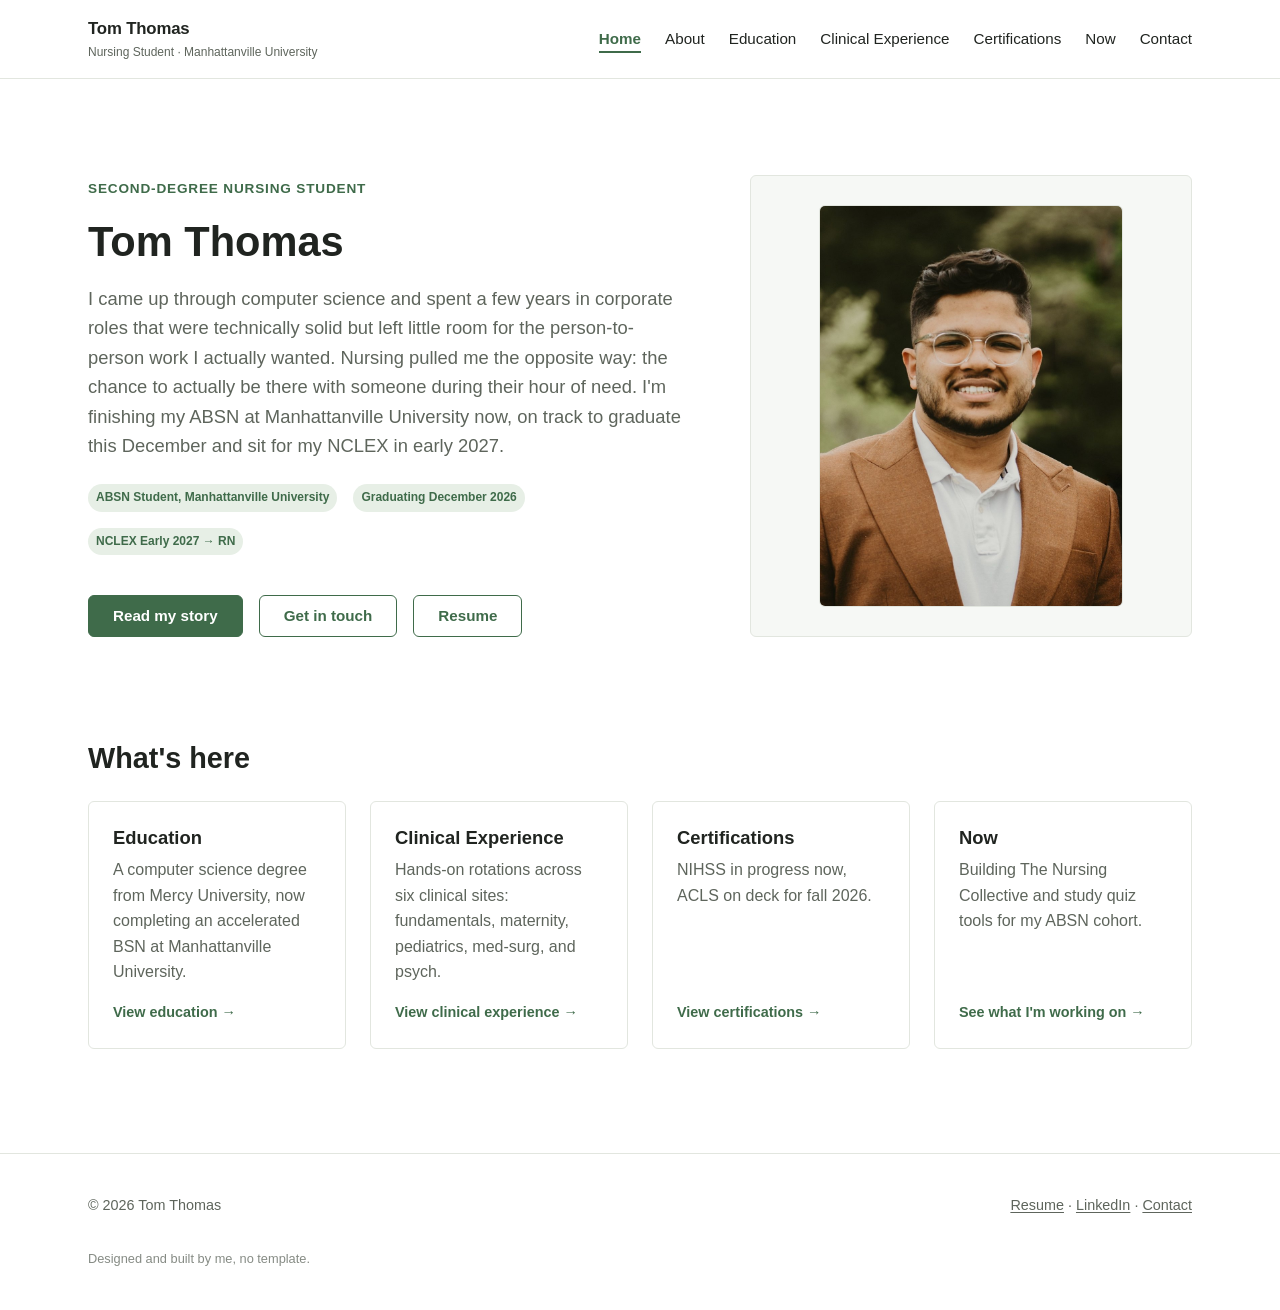
<file: index.html>
<!doctype html>
<html lang="en">
<head>
  <meta charset="UTF-8" />
  <meta name="viewport" content="width=device-width, initial-scale=1.0" />
  <meta name="theme-color" content="#ffffff" media="(prefers-color-scheme: light)" />
  <meta name="theme-color" content="#141815" media="(prefers-color-scheme: dark)" />
  <title>Tom Thomas</title>
  <meta name="description" content="Tom Thomas, ABSN nursing student, Manhattanville University." />
  <link rel="icon" type="image/svg+xml" href="assets/favicon.svg" />
  <link rel="icon" type="image/png" sizes="32x32" href="assets/favicon-32.png" />
  <link rel="apple-touch-icon" href="assets/apple-touch-icon.png" />
  <meta property="og:type" content="website" />
  <meta property="og:title" content="Tom Thomas" />
  <meta property="og:description" content="Tom Thomas, ABSN nursing student, Manhattanville University." />
  <meta property="og:image" content="https://tomt9715.github.io/personal-website/assets/og-card.png" />
  <meta property="og:url" content="https://tomt9715.github.io/personal-website/" />
  <meta name="twitter:card" content="summary_large_image" />
  <meta name="twitter:title" content="Tom Thomas" />
  <meta name="twitter:description" content="Tom Thomas, ABSN nursing student, Manhattanville University." />
  <meta name="twitter:image" content="https://tomt9715.github.io/personal-website/assets/og-card.png" />
  <link rel="stylesheet" href="css/style.css?v=2" />
</head>
<body>
  <a class="skip-link" href="#main-content">Skip to main content</a>
  <header class="site-header">
    <div class="container">
      <a class="site-brand" href="index.html">
        Tom Thomas
        <span class="brand-sub">Nursing Student &middot; Manhattanville University</span>
      </a>
      <button class="nav-toggle" type="button" aria-expanded="false" aria-controls="primary-nav">
        <span>Menu</span>
      </button>
      <nav class="site-nav" id="primary-nav" aria-label="Primary">
        <ul>
          <li><a href="index.html">Home</a></li>
          <li><a href="about.html">About</a></li>
          <li><a href="education.html">Education</a></li>
          <li><a href="clinical-experience.html">Clinical Experience</a></li>
          <li><a href="certifications.html">Certifications</a></li>
          <li><a href="now.html">Now</a></li>
          <li><a href="contact.html">Contact</a></li>
        </ul>
      </nav>
    </div>
  </header>

  <main id="main-content">
    <section class="hero container">
      <div class="hero-grid">
        <div class="hero-content">
          <p class="hero-eyebrow">Second-Degree Nursing Student</p>
          <h1>Tom Thomas</h1>
          <p class="hero-lede">
            I came up through computer science and spent a few years in corporate
            roles that were technically solid but left little room for the
            person-to-person work I actually wanted. Nursing pulled me the
            opposite way: the chance to actually be there with someone
            during their hour of need. I'm finishing my ABSN at Manhattanville
            University now, on track to graduate this December and sit for my
            NCLEX in early 2027.
          </p>
          <div class="hero-status">
            <span class="badge">ABSN Student, Manhattanville University</span>
            <span class="badge">Graduating December 2026</span>
            <span class="badge">NCLEX Early 2027 &rarr; RN</span>
          </div>
          <div class="hero-actions">
            <a class="btn btn-primary" href="about.html">Read my story</a>
            <a class="btn" href="contact.html">Get in touch</a>
            <a class="btn" href="assets/tom-thomas-resume.pdf" target="_blank" rel="noopener noreferrer">Resume</a>
          </div>
        </div>
        <div class="hero-photo-frame">
          <img src="assets/tom-portrait.jpg" alt="Tom Thomas smiling outdoors" width="900" height="1190" />
        </div>
      </div>
    </section>

    <section class="section-tight container">
      <div class="section-title">
        <h2>What's here</h2>
      </div>
      <div class="card-grid">
        <article class="card">
          <h3>Education</h3>
          <p>A computer science degree from Mercy University, now completing an accelerated BSN at Manhattanville University.</p>
          <a class="card-link" href="education.html">View education &rarr;</a>
        </article>
        <article class="card">
          <h3>Clinical Experience</h3>
          <p>Hands-on rotations across six clinical sites: fundamentals, maternity, pediatrics, med-surg, and psych.</p>
          <a class="card-link" href="clinical-experience.html">View clinical experience &rarr;</a>
        </article>
        <article class="card">
          <h3>Certifications</h3>
          <p>NIHSS in progress now, ACLS on deck for fall 2026.</p>
          <a class="card-link" href="certifications.html">View certifications &rarr;</a>
        </article>
        <article class="card">
          <h3>Now</h3>
          <p>Building The Nursing Collective and study quiz tools for my ABSN cohort.</p>
          <a class="card-link" href="now.html">See what I'm working on &rarr;</a>
        </article>
      </div>
    </section>
  </main>

  <footer class="site-footer">
    <div class="container">
      <div class="site-footer-row">
        <p>&copy; <span id="year"></span> Tom Thomas</p>
        <p>
          <a href="assets/tom-thomas-resume.pdf" target="_blank" rel="noopener noreferrer">Resume</a>
          &middot;
          <a href="https://www.linkedin.com/in/tomthomas97" target="_blank" rel="noopener noreferrer">LinkedIn</a>
          &middot;
          <a href="contact.html">Contact</a>
        </p>
      </div>
      <p class="footer-credit">Designed and built by me, no template.</p>
    </div>
  </footer>

  <script src="js/main.js"></script>
</body>
</html>
</file>
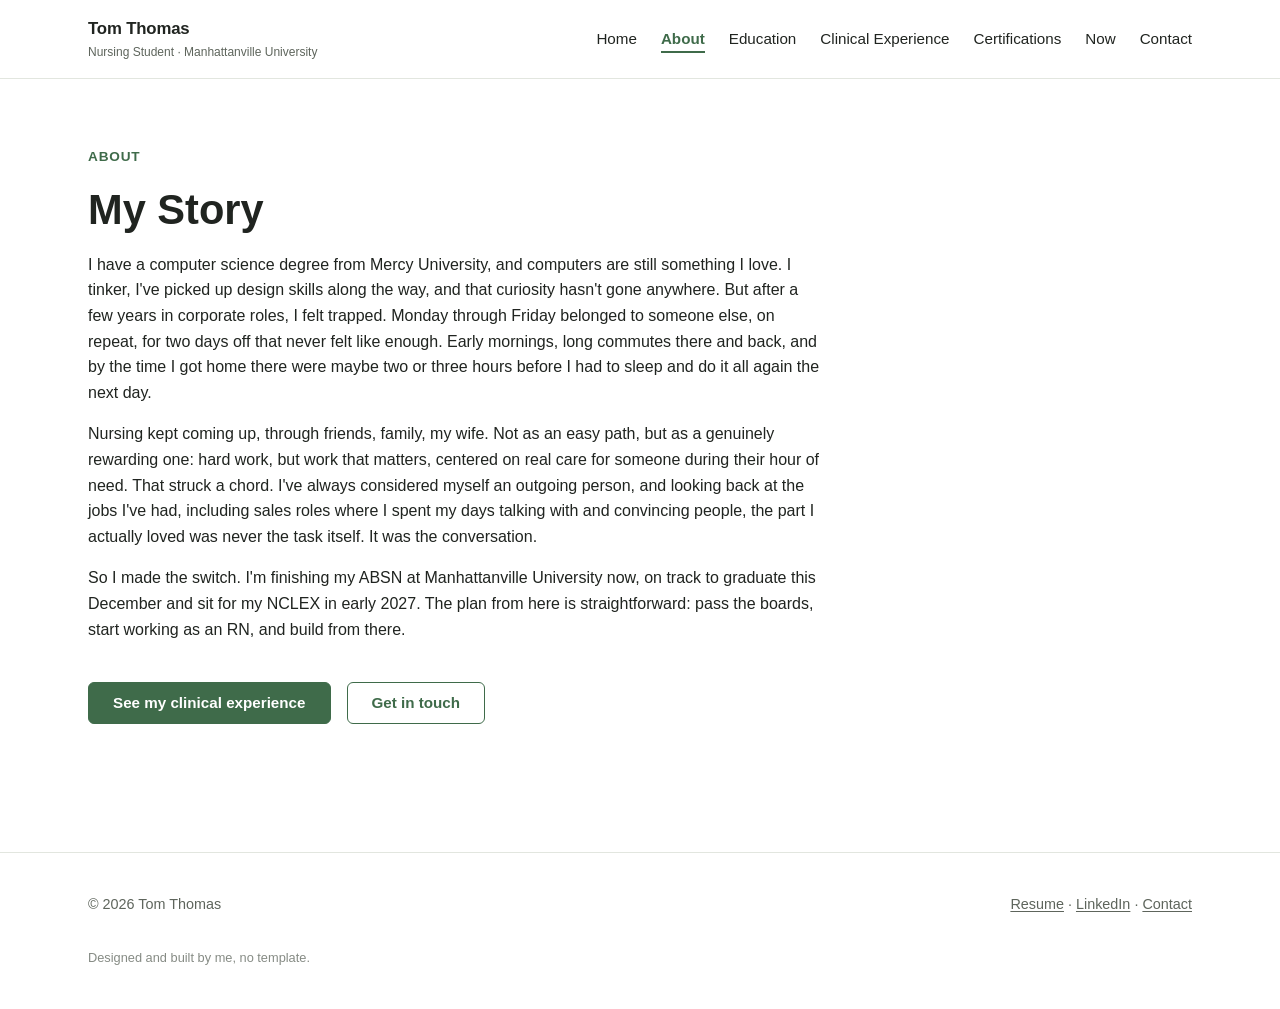
<file: about.html>
<!doctype html>
<html lang="en">
<head>
  <meta charset="UTF-8" />
  <meta name="viewport" content="width=device-width, initial-scale=1.0" />
  <meta name="theme-color" content="#ffffff" media="(prefers-color-scheme: light)" />
  <meta name="theme-color" content="#141815" media="(prefers-color-scheme: dark)" />
  <title>About &middot; Tom Thomas</title>
  <meta name="description" content="Tom Thomas's path from computer science to nursing, and where he's headed next." />
  <link rel="icon" type="image/svg+xml" href="assets/favicon.svg" />
  <link rel="icon" type="image/png" sizes="32x32" href="assets/favicon-32.png" />
  <link rel="apple-touch-icon" href="assets/apple-touch-icon.png" />
  <meta property="og:type" content="website" />
  <meta property="og:title" content="About &middot; Tom Thomas" />
  <meta property="og:description" content="Tom Thomas's path from computer science to nursing, and where he's headed next." />
  <meta property="og:image" content="https://tomt9715.github.io/personal-website/assets/og-card.png" />
  <meta property="og:url" content="https://tomt9715.github.io/personal-website/about.html" />
  <meta name="twitter:card" content="summary_large_image" />
  <meta name="twitter:title" content="About &middot; Tom Thomas" />
  <meta name="twitter:description" content="Tom Thomas's path from computer science to nursing, and where he's headed next." />
  <meta name="twitter:image" content="https://tomt9715.github.io/personal-website/assets/og-card.png" />
  <link rel="stylesheet" href="css/style.css?v=2" />
</head>
<body>
  <a class="skip-link" href="#main-content">Skip to main content</a>
  <header class="site-header">
    <div class="container">
      <a class="site-brand" href="index.html">
        Tom Thomas
        <span class="brand-sub">Nursing Student &middot; Manhattanville University</span>
      </a>
      <button class="nav-toggle" type="button" aria-expanded="false" aria-controls="primary-nav">
        <span>Menu</span>
      </button>
      <nav class="site-nav" id="primary-nav" aria-label="Primary">
        <ul>
          <li><a href="index.html">Home</a></li>
          <li><a href="about.html">About</a></li>
          <li><a href="education.html">Education</a></li>
          <li><a href="clinical-experience.html">Clinical Experience</a></li>
          <li><a href="certifications.html">Certifications</a></li>
          <li><a href="now.html">Now</a></li>
          <li><a href="contact.html">Contact</a></li>
        </ul>
      </nav>
    </div>
  </header>

  <main id="main-content">
    <section class="section container">
      <div class="prose">
        <p class="hero-eyebrow">About</p>
        <h1>My Story</h1>

        <p>
          I have a computer science degree from Mercy University, and computers are
          still something I love. I tinker, I've picked up design skills along
          the way, and that curiosity hasn't gone anywhere. But after a few
          years in corporate roles, I felt trapped. Monday through Friday
          belonged to someone else, on repeat, for two days off that never felt
          like enough. Early mornings, long commutes there and back, and by the
          time I got home there were maybe two or three hours before I had to
          sleep and do it all again the next day.
        </p>

        <p>
          Nursing kept coming up, through friends, family, my wife. Not as an
          easy path, but as a genuinely rewarding one: hard work, but work that
          matters, centered on real care for someone during their hour of need.
          That struck a chord. I've always considered myself an outgoing
          person, and looking back at the jobs I've had, including sales roles
          where I spent my days talking with and convincing people, the part I
          actually loved was never the task itself. It was the conversation.
        </p>

        <p>
          So I made the switch. I'm finishing my ABSN at Manhattanville
          University now, on track to graduate this December and sit for my
          NCLEX in early 2027. The plan from here is straightforward: pass the
          boards, start working as an RN, and build from there.
        </p>

        <div class="hero-actions">
          <a class="btn btn-primary" href="clinical-experience.html">See my clinical experience</a>
          <a class="btn" href="contact.html">Get in touch</a>
        </div>
      </div>
    </section>
  </main>

  <footer class="site-footer">
    <div class="container">
      <div class="site-footer-row">
        <p>&copy; <span id="year"></span> Tom Thomas</p>
        <p>
          <a href="assets/tom-thomas-resume.pdf" target="_blank" rel="noopener noreferrer">Resume</a>
          &middot;
          <a href="https://www.linkedin.com/in/tomthomas97" target="_blank" rel="noopener noreferrer">LinkedIn</a>
          &middot;
          <a href="contact.html">Contact</a>
        </p>
      </div>
      <p class="footer-credit">Designed and built by me, no template.</p>
    </div>
  </footer>

  <script src="js/main.js"></script>
</body>
</html>
</file>
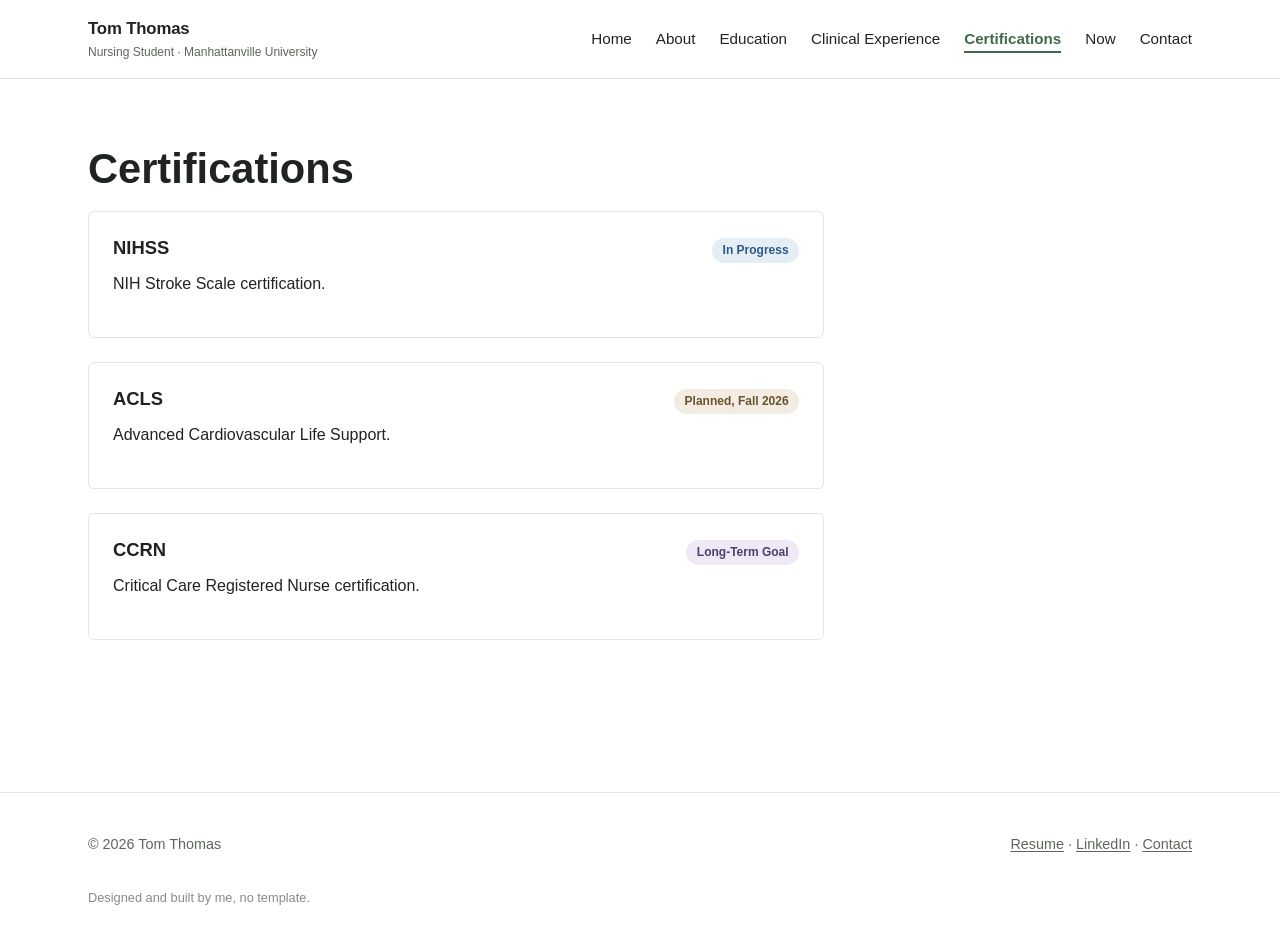
<file: certifications.html>
<!doctype html>
<html lang="en">
<head>
  <meta charset="UTF-8" />
  <meta name="viewport" content="width=device-width, initial-scale=1.0" />
  <meta name="theme-color" content="#ffffff" media="(prefers-color-scheme: light)" />
  <meta name="theme-color" content="#141815" media="(prefers-color-scheme: dark)" />
  <title>Certifications &middot; Tom Thomas</title>
  <meta name="description" content="Tom Thomas's certifications: NIHSS, ACLS, and CCRN." />
  <link rel="icon" type="image/svg+xml" href="assets/favicon.svg" />
  <link rel="icon" type="image/png" sizes="32x32" href="assets/favicon-32.png" />
  <link rel="apple-touch-icon" href="assets/apple-touch-icon.png" />
  <meta property="og:type" content="website" />
  <meta property="og:title" content="Certifications &middot; Tom Thomas" />
  <meta property="og:description" content="Tom Thomas's certifications: NIHSS, ACLS, and CCRN." />
  <meta property="og:image" content="https://tomt9715.github.io/personal-website/assets/og-card.png" />
  <meta property="og:url" content="https://tomt9715.github.io/personal-website/certifications.html" />
  <meta name="twitter:card" content="summary_large_image" />
  <meta name="twitter:title" content="Certifications &middot; Tom Thomas" />
  <meta name="twitter:description" content="Tom Thomas's certifications: NIHSS, ACLS, and CCRN." />
  <meta name="twitter:image" content="https://tomt9715.github.io/personal-website/assets/og-card.png" />
  <link rel="stylesheet" href="css/style.css?v=2" />
</head>
<body>
  <a class="skip-link" href="#main-content">Skip to main content</a>
  <header class="site-header">
    <div class="container">
      <a class="site-brand" href="index.html">
        Tom Thomas
        <span class="brand-sub">Nursing Student &middot; Manhattanville University</span>
      </a>
      <button class="nav-toggle" type="button" aria-expanded="false" aria-controls="primary-nav">
        <span>Menu</span>
      </button>
      <nav class="site-nav" id="primary-nav" aria-label="Primary">
        <ul>
          <li><a href="index.html">Home</a></li>
          <li><a href="about.html">About</a></li>
          <li><a href="education.html">Education</a></li>
          <li><a href="clinical-experience.html">Clinical Experience</a></li>
          <li><a href="certifications.html">Certifications</a></li>
          <li><a href="now.html">Now</a></li>
          <li><a href="contact.html">Contact</a></li>
        </ul>
      </nav>
    </div>
  </header>

  <main id="main-content">
    <section class="section container">
      <div class="prose">
        <h1>Certifications</h1>

        <article class="entry">
          <div class="entry-header">
            <h3>NIHSS</h3>
            <span class="status-pill is-progress">In Progress</span>
          </div>
          <p>NIH Stroke Scale certification.</p>
        </article>

        <article class="entry">
          <div class="entry-header">
            <h3>ACLS</h3>
            <span class="status-pill is-planned">Planned, Fall 2026</span>
          </div>
          <p>Advanced Cardiovascular Life Support.</p>
        </article>

        <article class="entry">
          <div class="entry-header">
            <h3>CCRN</h3>
            <span class="status-pill is-goal">Long-Term Goal</span>
          </div>
          <p>Critical Care Registered Nurse certification.</p>
        </article>
      </div>
    </section>
  </main>

  <footer class="site-footer">
    <div class="container">
      <div class="site-footer-row">
        <p>&copy; <span id="year"></span> Tom Thomas</p>
        <p>
          <a href="assets/tom-thomas-resume.pdf" target="_blank" rel="noopener noreferrer">Resume</a>
          &middot;
          <a href="https://www.linkedin.com/in/tomthomas97" target="_blank" rel="noopener noreferrer">LinkedIn</a>
          &middot;
          <a href="contact.html">Contact</a>
        </p>
      </div>
      <p class="footer-credit">Designed and built by me, no template.</p>
    </div>
  </footer>

  <script src="js/main.js"></script>
</body>
</html>
</file>
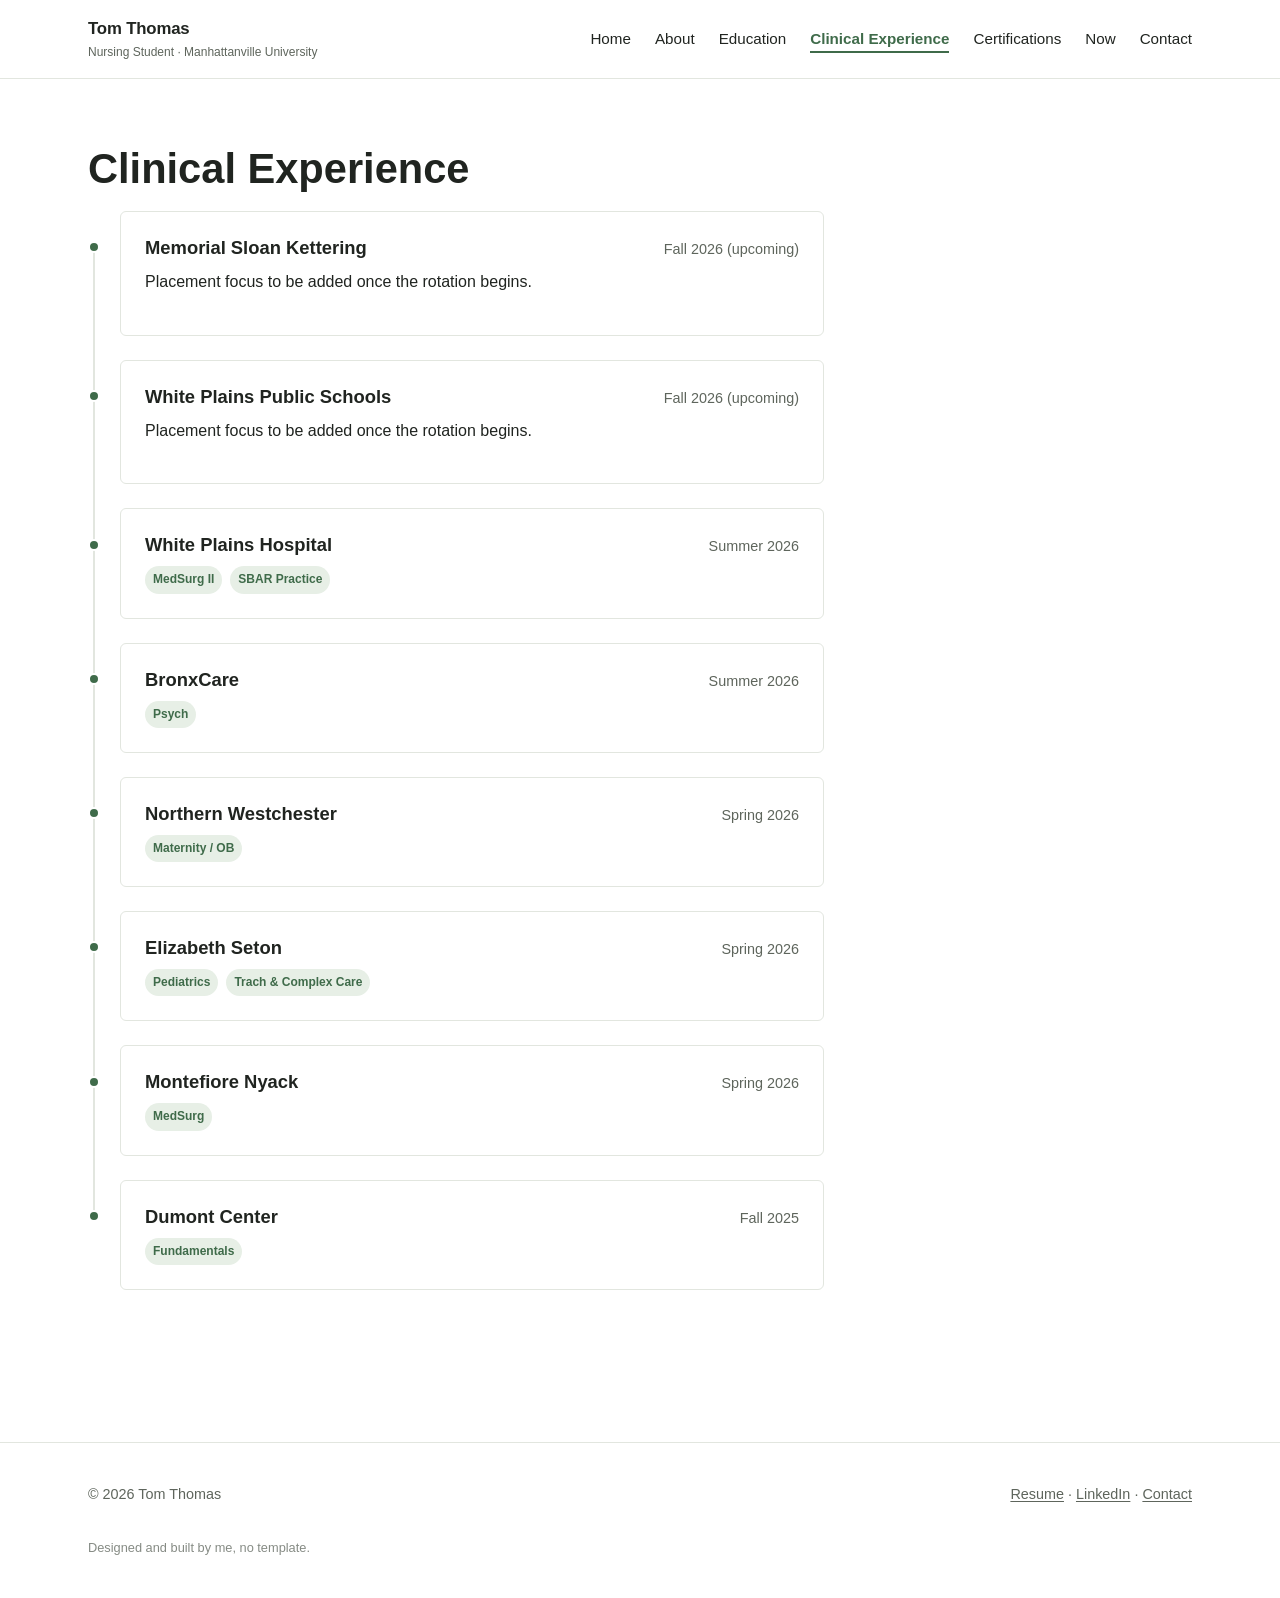
<file: clinical-experience.html>
<!doctype html>
<html lang="en">
<head>
  <meta charset="UTF-8" />
  <meta name="viewport" content="width=device-width, initial-scale=1.0" />
  <meta name="theme-color" content="#ffffff" media="(prefers-color-scheme: light)" />
  <meta name="theme-color" content="#141815" media="(prefers-color-scheme: dark)" />
  <title>Clinical Experience &middot; Tom Thomas</title>
  <meta name="description" content="Tom Thomas's clinical rotations across fundamentals, maternity, pediatrics, med-surg, and psych." />
  <link rel="icon" type="image/svg+xml" href="assets/favicon.svg" />
  <link rel="icon" type="image/png" sizes="32x32" href="assets/favicon-32.png" />
  <link rel="apple-touch-icon" href="assets/apple-touch-icon.png" />
  <meta property="og:type" content="website" />
  <meta property="og:title" content="Clinical Experience &middot; Tom Thomas" />
  <meta property="og:description" content="Tom Thomas's clinical rotations across fundamentals, maternity, pediatrics, med-surg, and psych." />
  <meta property="og:image" content="https://tomt9715.github.io/personal-website/assets/og-card.png" />
  <meta property="og:url" content="https://tomt9715.github.io/personal-website/clinical-experience.html" />
  <meta name="twitter:card" content="summary_large_image" />
  <meta name="twitter:title" content="Clinical Experience &middot; Tom Thomas" />
  <meta name="twitter:description" content="Tom Thomas's clinical rotations across fundamentals, maternity, pediatrics, med-surg, and psych." />
  <meta name="twitter:image" content="https://tomt9715.github.io/personal-website/assets/og-card.png" />
  <link rel="stylesheet" href="css/style.css?v=2" />
</head>
<body>
  <a class="skip-link" href="#main-content">Skip to main content</a>
  <header class="site-header">
    <div class="container">
      <a class="site-brand" href="index.html">
        Tom Thomas
        <span class="brand-sub">Nursing Student &middot; Manhattanville University</span>
      </a>
      <button class="nav-toggle" type="button" aria-expanded="false" aria-controls="primary-nav">
        <span>Menu</span>
      </button>
      <nav class="site-nav" id="primary-nav" aria-label="Primary">
        <ul>
          <li><a href="index.html">Home</a></li>
          <li><a href="about.html">About</a></li>
          <li><a href="education.html">Education</a></li>
          <li><a href="clinical-experience.html">Clinical Experience</a></li>
          <li><a href="certifications.html">Certifications</a></li>
          <li><a href="now.html">Now</a></li>
          <li><a href="contact.html">Contact</a></li>
        </ul>
      </nav>
    </div>
  </header>

  <main id="main-content">
    <section class="section container">
      <div class="prose">
        <h1>Clinical Experience</h1>

        <div class="timeline">
          <div class="timeline-item">
            <article class="entry">
              <div class="entry-header">
                <h3>Memorial Sloan Kettering</h3>
                <span class="entry-meta">Fall 2026 (upcoming)</span>
              </div>
              <p>Placement focus to be added once the rotation begins.</p>
            </article>
          </div>

          <div class="timeline-item">
            <article class="entry">
              <div class="entry-header">
                <h3>White Plains Public Schools</h3>
                <span class="entry-meta">Fall 2026 (upcoming)</span>
              </div>
              <p>Placement focus to be added once the rotation begins.</p>
            </article>
          </div>

          <div class="timeline-item">
            <article class="entry">
              <div class="entry-header">
                <h3>White Plains Hospital</h3>
                <span class="entry-meta">Summer 2026</span>
              </div>
              <div class="entry-tags">
                <span class="badge">MedSurg II</span>
                <span class="badge">SBAR Practice</span>
              </div>
            </article>
          </div>

          <div class="timeline-item">
            <article class="entry">
              <div class="entry-header">
                <h3>BronxCare</h3>
                <span class="entry-meta">Summer 2026</span>
              </div>
              <div class="entry-tags">
                <span class="badge">Psych</span>
              </div>
            </article>
          </div>

          <div class="timeline-item">
            <article class="entry">
              <div class="entry-header">
                <h3>Northern Westchester</h3>
                <span class="entry-meta">Spring 2026</span>
              </div>
              <div class="entry-tags">
                <span class="badge">Maternity / OB</span>
              </div>
            </article>
          </div>

          <div class="timeline-item">
            <article class="entry">
              <div class="entry-header">
                <h3>Elizabeth Seton</h3>
                <span class="entry-meta">Spring 2026</span>
              </div>
              <div class="entry-tags">
                <span class="badge">Pediatrics</span>
                <span class="badge">Trach &amp; Complex Care</span>
              </div>
            </article>
          </div>

          <div class="timeline-item">
            <article class="entry">
              <div class="entry-header">
                <h3>Montefiore Nyack</h3>
                <span class="entry-meta">Spring 2026</span>
              </div>
              <div class="entry-tags">
                <span class="badge">MedSurg</span>
              </div>
            </article>
          </div>

          <div class="timeline-item">
            <article class="entry">
              <div class="entry-header">
                <h3>Dumont Center</h3>
                <span class="entry-meta">Fall 2025</span>
              </div>
              <div class="entry-tags">
                <span class="badge">Fundamentals</span>
              </div>
            </article>
          </div>
        </div>
      </div>
    </section>
  </main>

  <footer class="site-footer">
    <div class="container">
      <div class="site-footer-row">
        <p>&copy; <span id="year"></span> Tom Thomas</p>
        <p>
          <a href="assets/tom-thomas-resume.pdf" target="_blank" rel="noopener noreferrer">Resume</a>
          &middot;
          <a href="https://www.linkedin.com/in/tomthomas97" target="_blank" rel="noopener noreferrer">LinkedIn</a>
          &middot;
          <a href="contact.html">Contact</a>
        </p>
      </div>
      <p class="footer-credit">Designed and built by me, no template.</p>
    </div>
  </footer>

  <script src="js/main.js"></script>
</body>
</html>
</file>
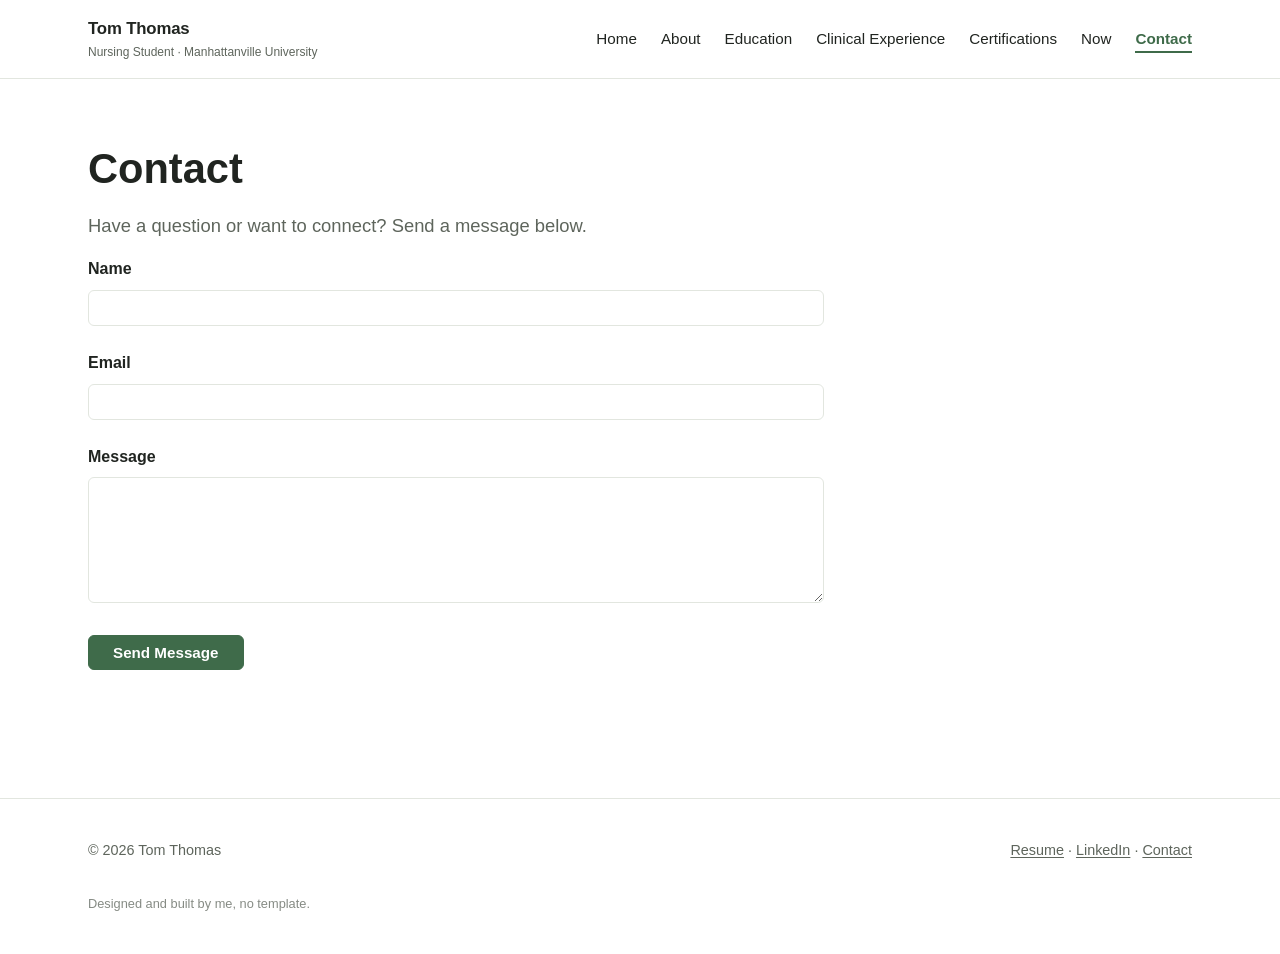
<file: contact.html>
<!doctype html>
<html lang="en">
<head>
  <meta charset="UTF-8" />
  <meta name="viewport" content="width=device-width, initial-scale=1.0" />
  <meta name="theme-color" content="#ffffff" media="(prefers-color-scheme: light)" />
  <meta name="theme-color" content="#141815" media="(prefers-color-scheme: dark)" />
  <title>Contact &middot; Tom Thomas</title>
  <meta name="description" content="Get in touch with Tom Thomas." />
  <link rel="icon" type="image/svg+xml" href="assets/favicon.svg" />
  <link rel="icon" type="image/png" sizes="32x32" href="assets/favicon-32.png" />
  <link rel="apple-touch-icon" href="assets/apple-touch-icon.png" />
  <meta property="og:type" content="website" />
  <meta property="og:title" content="Contact &middot; Tom Thomas" />
  <meta property="og:description" content="Get in touch with Tom Thomas." />
  <meta property="og:image" content="https://tomt9715.github.io/personal-website/assets/og-card.png" />
  <meta property="og:url" content="https://tomt9715.github.io/personal-website/contact.html" />
  <meta name="twitter:card" content="summary_large_image" />
  <meta name="twitter:title" content="Contact &middot; Tom Thomas" />
  <meta name="twitter:description" content="Get in touch with Tom Thomas." />
  <meta name="twitter:image" content="https://tomt9715.github.io/personal-website/assets/og-card.png" />
  <link rel="stylesheet" href="css/style.css?v=2" />
</head>
<body>
  <a class="skip-link" href="#main-content">Skip to main content</a>
  <header class="site-header">
    <div class="container">
      <a class="site-brand" href="index.html">
        Tom Thomas
        <span class="brand-sub">Nursing Student &middot; Manhattanville University</span>
      </a>
      <button class="nav-toggle" type="button" aria-expanded="false" aria-controls="primary-nav">
        <span>Menu</span>
      </button>
      <nav class="site-nav" id="primary-nav" aria-label="Primary">
        <ul>
          <li><a href="index.html">Home</a></li>
          <li><a href="about.html">About</a></li>
          <li><a href="education.html">Education</a></li>
          <li><a href="clinical-experience.html">Clinical Experience</a></li>
          <li><a href="certifications.html">Certifications</a></li>
          <li><a href="now.html">Now</a></li>
          <li><a href="contact.html">Contact</a></li>
        </ul>
      </nav>
    </div>
  </header>

  <main id="main-content">
    <section class="section container">
      <div class="prose">
        <h1>Contact</h1>
        <p class="hero-lede">Have a question or want to connect? Send a message below.</p>

        <form id="contact-form" action="https://formspree.io/f/xdenakpl" method="POST">
          <div class="form-field">
            <label for="name">Name</label>
            <input type="text" id="name" name="name" autocomplete="name" required />
          </div>
          <div class="form-field">
            <label for="email">Email</label>
            <input type="email" id="email" name="email" autocomplete="email" required />
          </div>
          <div class="form-field">
            <label for="message">Message</label>
            <textarea id="message" name="message" rows="6" required></textarea>
          </div>
          <input type="text" name="_gotcha" tabindex="-1" autocomplete="off" class="visually-hidden" />
          <button type="submit" class="btn btn-primary">Send Message</button>
        </form>

        <p id="form-status" role="status" hidden></p>
      </div>
    </section>
  </main>

  <footer class="site-footer">
    <div class="container">
      <div class="site-footer-row">
        <p>&copy; <span id="year"></span> Tom Thomas</p>
        <p>
          <a href="assets/tom-thomas-resume.pdf" target="_blank" rel="noopener noreferrer">Resume</a>
          &middot;
          <a href="https://www.linkedin.com/in/tomthomas97" target="_blank" rel="noopener noreferrer">LinkedIn</a>
          &middot;
          <a href="contact.html">Contact</a>
        </p>
      </div>
      <p class="footer-credit">Designed and built by me, no template.</p>
    </div>
  </footer>

  <script src="js/main.js"></script>
</body>
</html>
</file>
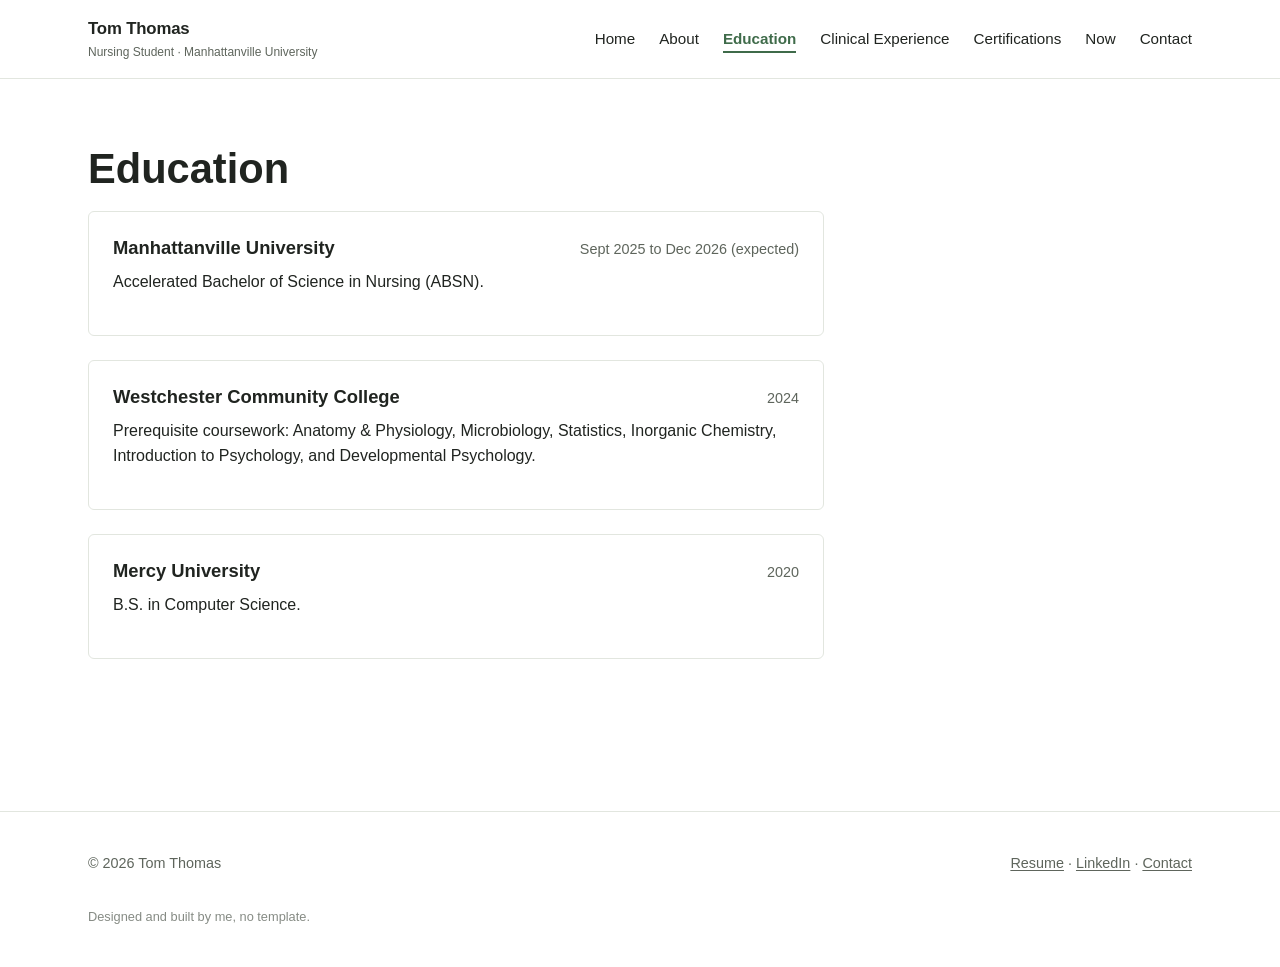
<file: education.html>
<!doctype html>
<html lang="en">
<head>
  <meta charset="UTF-8" />
  <meta name="viewport" content="width=device-width, initial-scale=1.0" />
  <meta name="theme-color" content="#ffffff" media="(prefers-color-scheme: light)" />
  <meta name="theme-color" content="#141815" media="(prefers-color-scheme: dark)" />
  <title>Education &middot; Tom Thomas</title>
  <meta name="description" content="Tom Thomas's education: Manhattanville University, Westchester Community College, and Mercy University." />
  <link rel="icon" type="image/svg+xml" href="assets/favicon.svg" />
  <link rel="icon" type="image/png" sizes="32x32" href="assets/favicon-32.png" />
  <link rel="apple-touch-icon" href="assets/apple-touch-icon.png" />
  <meta property="og:type" content="website" />
  <meta property="og:title" content="Education &middot; Tom Thomas" />
  <meta property="og:description" content="Tom Thomas's education: Manhattanville University, Westchester Community College, and Mercy University." />
  <meta property="og:image" content="https://tomt9715.github.io/personal-website/assets/og-card.png" />
  <meta property="og:url" content="https://tomt9715.github.io/personal-website/education.html" />
  <meta name="twitter:card" content="summary_large_image" />
  <meta name="twitter:title" content="Education &middot; Tom Thomas" />
  <meta name="twitter:description" content="Tom Thomas's education: Manhattanville University, Westchester Community College, and Mercy University." />
  <meta name="twitter:image" content="https://tomt9715.github.io/personal-website/assets/og-card.png" />
  <link rel="stylesheet" href="css/style.css?v=2" />
</head>
<body>
  <a class="skip-link" href="#main-content">Skip to main content</a>
  <header class="site-header">
    <div class="container">
      <a class="site-brand" href="index.html">
        Tom Thomas
        <span class="brand-sub">Nursing Student &middot; Manhattanville University</span>
      </a>
      <button class="nav-toggle" type="button" aria-expanded="false" aria-controls="primary-nav">
        <span>Menu</span>
      </button>
      <nav class="site-nav" id="primary-nav" aria-label="Primary">
        <ul>
          <li><a href="index.html">Home</a></li>
          <li><a href="about.html">About</a></li>
          <li><a href="education.html">Education</a></li>
          <li><a href="clinical-experience.html">Clinical Experience</a></li>
          <li><a href="certifications.html">Certifications</a></li>
          <li><a href="now.html">Now</a></li>
          <li><a href="contact.html">Contact</a></li>
        </ul>
      </nav>
    </div>
  </header>

  <main id="main-content">
    <section class="section container">
      <div class="prose">
        <h1>Education</h1>

        <article class="entry">
          <div class="entry-header">
            <h3>Manhattanville University</h3>
            <span class="entry-meta">Sept 2025 to Dec 2026 (expected)</span>
          </div>
          <p>Accelerated Bachelor of Science in Nursing (ABSN).</p>
        </article>

        <article class="entry">
          <div class="entry-header">
            <h3>Westchester Community College</h3>
            <span class="entry-meta">2024</span>
          </div>
          <p>
            Prerequisite coursework: Anatomy &amp; Physiology, Microbiology,
            Statistics, Inorganic Chemistry, Introduction to Psychology, and
            Developmental Psychology.
          </p>
        </article>

        <article class="entry">
          <div class="entry-header">
            <h3>Mercy University</h3>
            <span class="entry-meta">2020</span>
          </div>
          <p>B.S. in Computer Science.</p>
        </article>
      </div>
    </section>
  </main>

  <footer class="site-footer">
    <div class="container">
      <div class="site-footer-row">
        <p>&copy; <span id="year"></span> Tom Thomas</p>
        <p>
          <a href="assets/tom-thomas-resume.pdf" target="_blank" rel="noopener noreferrer">Resume</a>
          &middot;
          <a href="https://www.linkedin.com/in/tomthomas97" target="_blank" rel="noopener noreferrer">LinkedIn</a>
          &middot;
          <a href="contact.html">Contact</a>
        </p>
      </div>
      <p class="footer-credit">Designed and built by me, no template.</p>
    </div>
  </footer>

  <script src="js/main.js"></script>
</body>
</html>
</file>
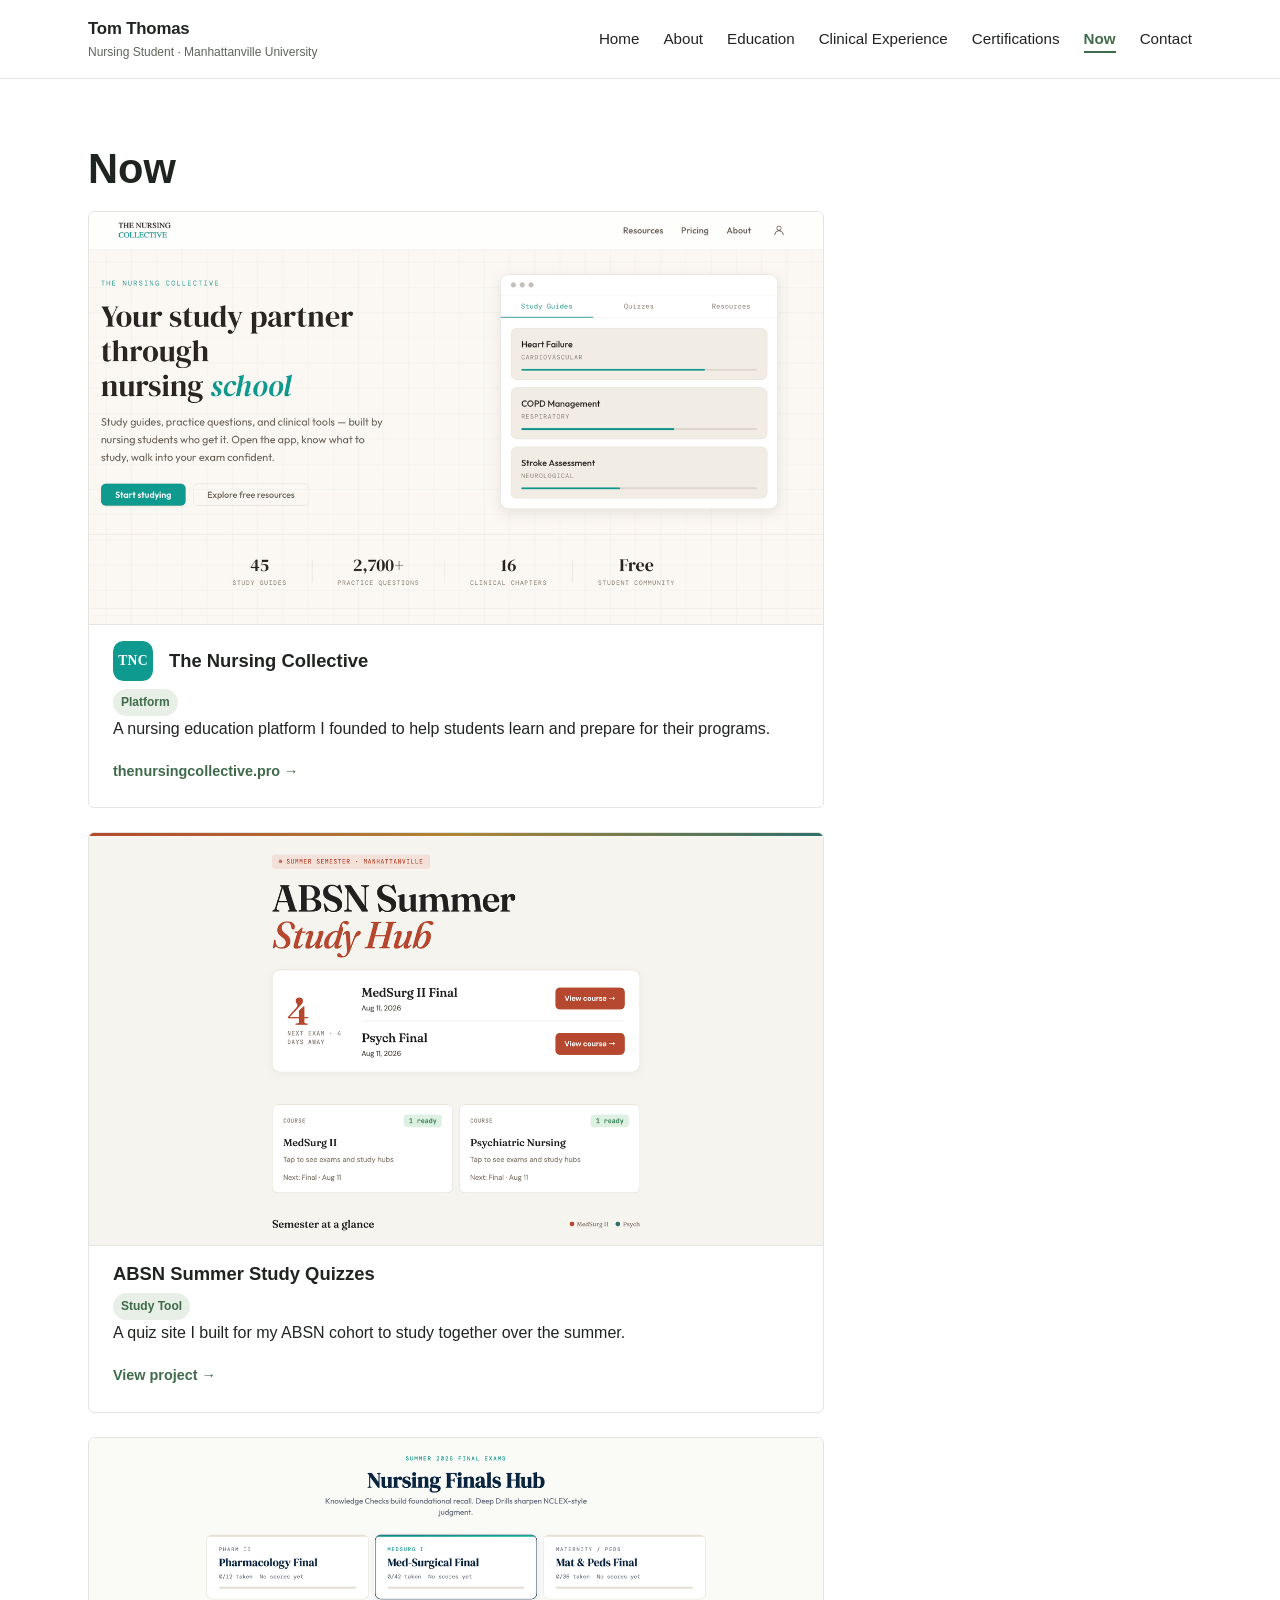
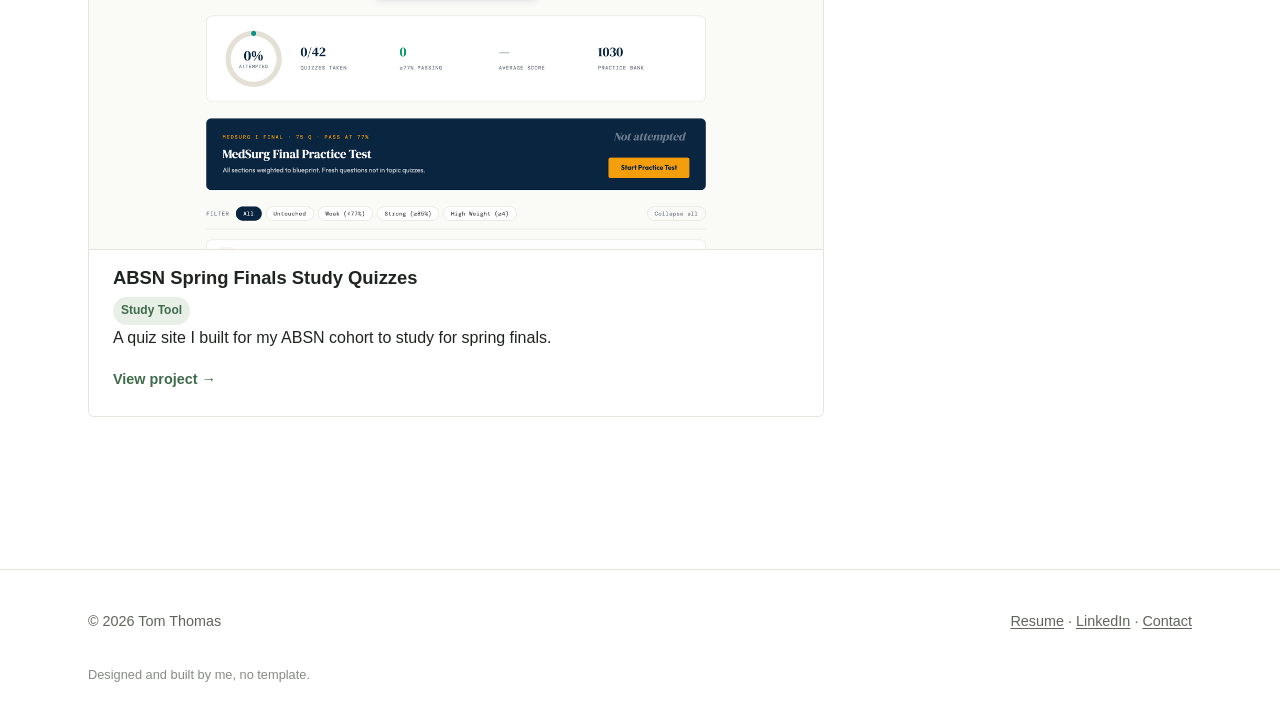
<file: now.html>
<!doctype html>
<html lang="en">
<head>
  <meta charset="UTF-8" />
  <meta name="viewport" content="width=device-width, initial-scale=1.0" />
  <meta name="theme-color" content="#ffffff" media="(prefers-color-scheme: light)" />
  <meta name="theme-color" content="#141815" media="(prefers-color-scheme: dark)" />
  <title>Now &middot; Tom Thomas</title>
  <meta name="description" content="What Tom Thomas is currently building and working on." />
  <link rel="icon" type="image/svg+xml" href="assets/favicon.svg" />
  <link rel="icon" type="image/png" sizes="32x32" href="assets/favicon-32.png" />
  <link rel="apple-touch-icon" href="assets/apple-touch-icon.png" />
  <meta property="og:type" content="website" />
  <meta property="og:title" content="Now &middot; Tom Thomas" />
  <meta property="og:description" content="What Tom Thomas is currently building and working on." />
  <meta property="og:image" content="https://tomt9715.github.io/personal-website/assets/og-card.png" />
  <meta property="og:url" content="https://tomt9715.github.io/personal-website/now.html" />
  <meta name="twitter:card" content="summary_large_image" />
  <meta name="twitter:title" content="Now &middot; Tom Thomas" />
  <meta name="twitter:description" content="What Tom Thomas is currently building and working on." />
  <meta name="twitter:image" content="https://tomt9715.github.io/personal-website/assets/og-card.png" />
  <link rel="stylesheet" href="css/style.css?v=2" />
</head>
<body>
  <a class="skip-link" href="#main-content">Skip to main content</a>
  <header class="site-header">
    <div class="container">
      <a class="site-brand" href="index.html">
        Tom Thomas
        <span class="brand-sub">Nursing Student &middot; Manhattanville University</span>
      </a>
      <button class="nav-toggle" type="button" aria-expanded="false" aria-controls="primary-nav">
        <span>Menu</span>
      </button>
      <nav class="site-nav" id="primary-nav" aria-label="Primary">
        <ul>
          <li><a href="index.html">Home</a></li>
          <li><a href="about.html">About</a></li>
          <li><a href="education.html">Education</a></li>
          <li><a href="clinical-experience.html">Clinical Experience</a></li>
          <li><a href="certifications.html">Certifications</a></li>
          <li><a href="now.html">Now</a></li>
          <li><a href="contact.html">Contact</a></li>
        </ul>
      </nav>
    </div>
  </header>

  <main id="main-content">
    <section class="section container">
      <div class="prose">
        <h1>Now</h1>

        <article class="entry entry-linked">
          <div class="entry-thumb">
            <img src="assets/tnc-screenshot.png" alt="The Nursing Collective homepage showing study guide progress and platform stats" width="1400" height="715" />
          </div>
          <div class="entry-header">
            <div class="entry-title-group">
              <span class="app-icon tnc-icon">TNC</span>
              <h3>The Nursing Collective</h3>
            </div>
          </div>
          <div class="entry-tags">
            <span class="badge">Platform</span>
          </div>
          <p>
            A nursing education platform I founded to help students learn and
            prepare for their programs.
          </p>
          <a class="card-link" href="https://www.thenursingcollective.pro" target="_blank" rel="noopener noreferrer">
            thenursingcollective.pro &rarr;
          </a>
        </article>

        <article class="entry entry-linked">
          <div class="entry-thumb">
            <img src="assets/absn-summer-screenshot.png" alt="ABSN Summer Study Quizzes dashboard showing upcoming exams and course cards" width="1400" height="875" />
          </div>
          <div class="entry-header">
            <h3>ABSN Summer Study Quizzes</h3>
          </div>
          <div class="entry-tags">
            <span class="badge">Study Tool</span>
          </div>
          <p>
            A quiz site I built for my ABSN cohort to study together over the
            summer.
          </p>
          <a class="card-link" href="https://tomt9715.github.io/absn-summer/" target="_blank" rel="noopener noreferrer">
            View project &rarr;
          </a>
        </article>

        <article class="entry entry-linked">
          <div class="entry-thumb">
            <img src="assets/absn-spring-finals-screenshot.png" alt="Nursing Finals Study Hub showing quiz progress and a practice test card" width="1400" height="875" />
          </div>
          <div class="entry-header">
            <h3>ABSN Spring Finals Study Quizzes</h3>
          </div>
          <div class="entry-tags">
            <span class="badge">Study Tool</span>
          </div>
          <p>
            A quiz site I built for my ABSN cohort to study for spring finals.
          </p>
          <a class="card-link" href="https://tomt9715.github.io/absn-spring-finals/" target="_blank" rel="noopener noreferrer">
            View project &rarr;
          </a>
        </article>
      </div>
    </section>
  </main>

  <footer class="site-footer">
    <div class="container">
      <div class="site-footer-row">
        <p>&copy; <span id="year"></span> Tom Thomas</p>
        <p>
          <a href="assets/tom-thomas-resume.pdf" target="_blank" rel="noopener noreferrer">Resume</a>
          &middot;
          <a href="https://www.linkedin.com/in/tomthomas97" target="_blank" rel="noopener noreferrer">LinkedIn</a>
          &middot;
          <a href="contact.html">Contact</a>
        </p>
      </div>
      <p class="footer-credit">Designed and built by me, no template.</p>
    </div>
  </footer>

  <script src="js/main.js"></script>
</body>
</html>
</file>
<file: css/style.css>
/* ==========================================================================
   Design tokens
   ========================================================================== */

:root {
  /* Color */
  --color-bg: #ffffff;
  --color-bg-alt: #f6f8f5;
  --color-surface: #ffffff;
  --color-text: #202420;
  --color-text-muted: #5e655c;
  --color-border: #e2e6df;
  --color-accent: #3f6b4a;
  --color-accent-hover: #2c4d34;
  --color-accent-soft: #e7efe6;

  /* Status pills (certifications, etc.): kept distinct from the accent hue */
  --status-progress-bg: #e6eef5;
  --status-progress-text: #2c5a86;
  --status-planned-bg: #f2ece2;
  --status-planned-text: #6b5230;
  --status-goal-bg: #eee9f5;
  --status-goal-text: #4d3f6b;

  /* Type */
  --font-sans:
    -apple-system, BlinkMacSystemFont, "Segoe UI", Roboto, Helvetica, Arial,
    sans-serif;
  --font-size-base: 1rem;
  --line-height-base: 1.6;

  /* Spacing scale */
  --space-1: 0.25rem;
  --space-2: 0.5rem;
  --space-3: 1rem;
  --space-4: 1.5rem;
  --space-5: 2.5rem;
  --space-6: 4rem;
  --space-7: 6rem;

  /* Layout */
  --content-width: 46rem;
  --page-width: 72rem;
  --radius: 6px;
  --border-width: 1px;
  --shadow-hover: 0 4px 14px rgba(31, 41, 33, 0.1);
}

@media (prefers-color-scheme: dark) {
  :root {
    --color-bg: #141815;
    --color-bg-alt: #1a1f1b;
    --color-surface: #1a1f1b;
    --color-text: #e9ece7;
    --color-text-muted: #a3aa9f;
    --color-border: #313830;
    --color-accent: #7fb894;
    --color-accent-hover: #9bcaad;
    --color-accent-soft: #1f2b22;

    --status-progress-bg: #1f2d3a;
    --status-progress-text: #9dc0e0;
    --status-planned-bg: #332b1e;
    --status-planned-text: #e0c493;
    --status-goal-bg: #2a2436;
    --status-goal-text: #c9baE8;

    --shadow-hover: 0 4px 14px rgba(0, 0, 0, 0.45);
  }
}

/* ==========================================================================
   Reset
   ========================================================================== */

*,
*::before,
*::after {
  box-sizing: border-box;
}

html {
  -webkit-text-size-adjust: 100%;
}

body {
  margin: 0;
  background: var(--color-bg);
  color: var(--color-text);
  font-family: var(--font-sans);
  font-size: var(--font-size-base);
  line-height: var(--line-height-base);
  -webkit-font-smoothing: antialiased;
}

img {
  max-width: 100%;
  display: block;
}

a {
  color: var(--color-accent);
  text-decoration-thickness: 1px;
  text-underline-offset: 2px;
}

a:hover {
  color: var(--color-accent-hover);
}

a:focus-visible,
button:focus-visible {
  outline: 2px solid var(--color-accent);
  outline-offset: 2px;
}

ul,
ol {
  padding-left: 1.2em;
}

h1,
h2,
h3,
h4 {
  line-height: 1.25;
  font-weight: 600;
  margin: 0 0 var(--space-3);
}

h1 {
  font-size: clamp(1.9rem, 1.5rem + 1.8vw, 2.6rem);
}

h2 {
  font-size: clamp(1.4rem, 1.2rem + 0.8vw, 1.8rem);
}

h3 {
  font-size: 1.15rem;
}

p {
  margin: 0 0 var(--space-3);
}

button {
  font-family: inherit;
}

/* ==========================================================================
   Layout primitives
   ========================================================================== */

.container {
  width: 100%;
  max-width: var(--page-width);
  margin-inline: auto;
  padding-inline: var(--space-4);
}

.prose {
  max-width: var(--content-width);
}

.section {
  padding-block: var(--space-6);
}

.section-tight {
  padding-block: var(--space-5);
}

.section-title {
  margin-bottom: var(--space-4);
}

.section-title p {
  color: var(--color-text-muted);
  margin-top: -0.5rem;
}

/* ==========================================================================
   Site header / nav
   ========================================================================== */

.site-header {
  border-bottom: var(--border-width) solid var(--color-border);
  background: var(--color-bg);
  position: sticky;
  top: 0;
  z-index: 10;
}

.site-header .container {
  display: flex;
  align-items: center;
  justify-content: space-between;
  padding-block: var(--space-3);
}

.site-brand {
  font-weight: 700;
  font-size: 1.05rem;
  color: var(--color-text);
  text-decoration: none;
  letter-spacing: -0.01em;
}

.site-brand:hover {
  color: var(--color-text);
}

.site-brand .brand-sub {
  display: block;
  font-weight: 400;
  font-size: 0.75rem;
  color: var(--color-text-muted);
  letter-spacing: 0;
}

.nav-toggle {
  display: none;
  background: none;
  border: var(--border-width) solid var(--color-border);
  border-radius: var(--radius);
  padding: var(--space-2) var(--space-3);
  color: var(--color-text);
  cursor: pointer;
}

.site-nav ul {
  list-style: none;
  display: flex;
  gap: var(--space-4);
  margin: 0;
  padding: 0;
}

.site-nav a {
  color: var(--color-text);
  text-decoration: none;
  font-size: 0.95rem;
  padding-block: var(--space-1);
  border-bottom: 2px solid transparent;
  white-space: nowrap;
}

.site-nav a:hover {
  color: var(--color-accent);
}

.site-nav a[aria-current="page"] {
  color: var(--color-accent);
  border-bottom-color: var(--color-accent);
  font-weight: 600;
}

@media (max-width: 60rem) {
  .nav-toggle {
    display: inline-flex;
    align-items: center;
    gap: var(--space-2);
  }

  .site-nav {
    display: none;
    width: 100%;
    border-top: var(--border-width) solid var(--color-border);
  }

  .site-nav.is-open {
    display: block;
  }

  .site-nav ul {
    flex-direction: column;
    gap: 0;
    padding-block: var(--space-2);
  }

  .site-nav a {
    display: block;
    padding: var(--space-2) 0;
  }

  .site-header .container {
    flex-wrap: wrap;
  }
}

/* ==========================================================================
   Hero
   ========================================================================== */

.hero {
  padding-block: var(--space-7) var(--space-6);
}

.hero-grid {
  display: grid;
  grid-template-columns: 1fr;
  gap: var(--space-5);
  align-items: stretch;
}

@media (min-width: 60rem) {
  .hero-grid {
    grid-template-columns: 1.15fr 0.85fr;
    gap: var(--space-6);
  }
}

.hero-photo-frame {
  background: var(--color-bg-alt);
  border: var(--border-width) solid var(--color-border);
  border-radius: var(--radius);
  padding: var(--space-4);
  display: flex;
  align-items: center;
  justify-content: center;
  min-height: 14rem;
}

.hero-photo-frame img {
  width: 100%;
  max-width: 19rem;
  height: auto;
  border-radius: var(--radius);
  display: block;
  border: var(--border-width) solid var(--color-border);
}

.hero-eyebrow {
  display: inline-block;
  color: var(--color-accent);
  font-weight: 600;
  font-size: 0.85rem;
  text-transform: uppercase;
  letter-spacing: 0.06em;
  margin-bottom: var(--space-3);
}

.hero h1 {
  margin-bottom: var(--space-3);
}

.hero-lede {
  font-size: 1.15rem;
  color: var(--color-text-muted);
  max-width: 38rem;
}

.hero-status {
  display: flex;
  flex-wrap: wrap;
  gap: var(--space-3);
  margin-top: var(--space-4);
}

.hero-actions {
  display: flex;
  flex-wrap: wrap;
  gap: var(--space-3);
  margin-top: var(--space-5);
}

/* ==========================================================================
   Buttons / pills / badges
   ========================================================================== */

.btn {
  display: inline-flex;
  align-items: center;
  gap: var(--space-2);
  padding: var(--space-2) var(--space-4);
  border-radius: var(--radius);
  border: var(--border-width) solid var(--color-accent);
  color: var(--color-accent);
  text-decoration: none;
  font-weight: 600;
  font-size: 0.95rem;
}

.btn:hover {
  background: var(--color-accent-soft);
  color: var(--color-accent-hover);
}

.btn-primary {
  background: var(--color-accent);
  color: var(--color-surface);
}

.btn-primary:hover {
  background: var(--color-accent-hover);
  color: var(--color-surface);
  border-color: var(--color-accent-hover);
}

.badge {
  display: inline-flex;
  align-items: center;
  padding: var(--space-1) var(--space-2);
  border-radius: 999px;
  font-size: 0.75rem;
  font-weight: 600;
  background: var(--color-accent-soft);
  color: var(--color-accent);
}

.status-pill {
  display: inline-flex;
  align-items: center;
  padding: 0.2rem 0.65rem;
  border-radius: 999px;
  font-size: 0.75rem;
  font-weight: 600;
}

.status-pill.is-progress {
  background: var(--status-progress-bg);
  color: var(--status-progress-text);
}

.status-pill.is-planned {
  background: var(--status-planned-bg);
  color: var(--status-planned-text);
}

.status-pill.is-goal {
  background: var(--status-goal-bg);
  color: var(--status-goal-text);
}

/* ==========================================================================
   Cards
   ========================================================================== */

.card-grid {
  display: grid;
  grid-template-columns: repeat(auto-fit, minmax(15rem, 1fr));
  gap: var(--space-4);
}

.card {
  position: relative;
  background: var(--color-surface);
  border: var(--border-width) solid var(--color-border);
  border-radius: var(--radius);
  padding: var(--space-4);
  display: flex;
  flex-direction: column;
  gap: var(--space-2);
  transition: border-color 0.15s ease, box-shadow 0.15s ease, transform 0.15s ease;
}

.card:hover {
  border-color: var(--color-accent);
  box-shadow: var(--shadow-hover);
  transform: translateY(-2px);
}

.card h3 {
  margin: 0;
}

.card p {
  color: var(--color-text-muted);
  margin: 0;
  flex-grow: 1;
}

.card-link {
  font-size: 0.9rem;
  font-weight: 600;
  text-decoration: none;
  margin-top: var(--space-2);
}

/* Stretches the card's single link to cover the whole card, so hovering
   anywhere on the card (not just the link text) shows it's clickable. */
.card .card-link::after,
.entry-linked .card-link::after {
  content: "";
  position: absolute;
  inset: 0;
}

/* ==========================================================================
   Entry blocks (rotations, certifications, "now" cards, etc.)
   ========================================================================== */

.entry {
  border: var(--border-width) solid var(--color-border);
  border-radius: var(--radius);
  background: var(--color-surface);
  padding: var(--space-4);
  margin-bottom: var(--space-4);
  overflow: hidden;
}

.entry-thumb {
  position: relative;
  display: block;
  width: calc(100% + 2 * var(--space-4));
  aspect-ratio: 16 / 9;
  margin: calc(-1 * var(--space-4)) calc(-1 * var(--space-4)) var(--space-3);
  border-bottom: var(--border-width) solid var(--color-border);
  overflow: hidden;
}

.entry-thumb img {
  position: absolute;
  inset: 0;
  width: 100%;
  height: 100%;
  object-fit: cover;
  object-position: top;
  display: block;
}

/* Modifier for entries whose single link should make the whole card
   clickable (see .card .card-link::after above for the stretched-link rule). */
.entry-linked {
  position: relative;
  transition: border-color 0.15s ease, box-shadow 0.15s ease, transform 0.15s ease;
}

.entry-linked:hover {
  border-color: var(--color-accent);
  box-shadow: var(--shadow-hover);
  transform: translateY(-2px);
}

.timeline {
  position: relative;
  padding-left: 2rem;
}

.timeline-item {
  position: relative;
}

.timeline-item::before {
  content: "";
  position: absolute;
  left: -2rem;
  top: 1.9rem;
  width: 0.75rem;
  height: 0.75rem;
  border-radius: 50%;
  background: var(--color-accent);
  border: 2px solid var(--color-bg);
  z-index: 1;
}

.timeline-item::after {
  content: "";
  position: absolute;
  left: -1.69rem;
  top: 2.275rem;
  bottom: -3.775rem;
  width: 2px;
  background: var(--color-border);
}

.timeline-item:last-child::after {
  display: none;
}

.entry-header {
  display: flex;
  flex-wrap: wrap;
  align-items: baseline;
  justify-content: space-between;
  gap: var(--space-2);
  margin-bottom: var(--space-2);
}

.entry-header h3 {
  margin: 0;
}

.entry-meta {
  color: var(--color-text-muted);
  font-size: 0.9rem;
}

.entry-tags {
  display: flex;
  flex-wrap: wrap;
  gap: var(--space-2);
  margin-top: var(--space-2);
}

.entry-title-group {
  display: flex;
  align-items: center;
  gap: var(--space-3);
}

.app-icon {
  display: inline-flex;
  align-items: center;
  justify-content: center;
  width: 2.5rem;
  height: 2.5rem;
  border-radius: 0.65rem;
  font-family: Georgia, "Times New Roman", serif;
  font-weight: 700;
  font-size: 0.85rem;
  letter-spacing: 0.02em;
  flex-shrink: 0;
}

.tnc-icon {
  background: #0e9a8f;
  color: #ffffff;
}

/* ==========================================================================
   Footer
   ========================================================================== */

.site-footer {
  border-top: var(--border-width) solid var(--color-border);
  padding-block: var(--space-5);
  margin-top: var(--space-6);
  color: var(--color-text-muted);
  font-size: 0.9rem;
}

.site-footer-row {
  display: flex;
  flex-wrap: wrap;
  justify-content: space-between;
  gap: var(--space-3);
}

.site-footer a {
  color: var(--color-text-muted);
}

.site-footer a:hover {
  color: var(--color-accent);
}

.footer-credit {
  margin: var(--space-3) 0 0;
  font-size: 0.8rem;
  opacity: 0.75;
}

/* ==========================================================================
   Forms
   ========================================================================== */

.form-field {
  margin-bottom: var(--space-4);
}

.form-field label {
  display: block;
  font-weight: 600;
  margin-bottom: var(--space-2);
}

.form-field input,
.form-field textarea {
  width: 100%;
  padding: var(--space-2) var(--space-3);
  border: var(--border-width) solid var(--color-border);
  border-radius: var(--radius);
  background: var(--color-surface);
  color: var(--color-text);
  font-family: inherit;
  font-size: 1rem;
}

.form-field input:focus,
.form-field textarea:focus {
  outline: 2px solid var(--color-accent);
  outline-offset: 1px;
}

/* ==========================================================================
   Utilities
   ========================================================================== */

.placeholder-text {
  font-style: italic;
  opacity: 0.65;
}

.visually-hidden {
  position: absolute;
  width: 1px;
  height: 1px;
  padding: 0;
  margin: -1px;
  overflow: hidden;
  clip: rect(0, 0, 0, 0);
  white-space: nowrap;
  border: 0;
}

.skip-link {
  position: absolute;
  left: -9999px;
  top: 0;
  z-index: 100;
  background: var(--color-accent);
  color: var(--color-surface);
  padding: var(--space-2) var(--space-3);
  border-radius: 0 0 var(--radius) 0;
  font-weight: 600;
  text-decoration: none;
}

.skip-link:focus {
  left: 0;
}
</file>
